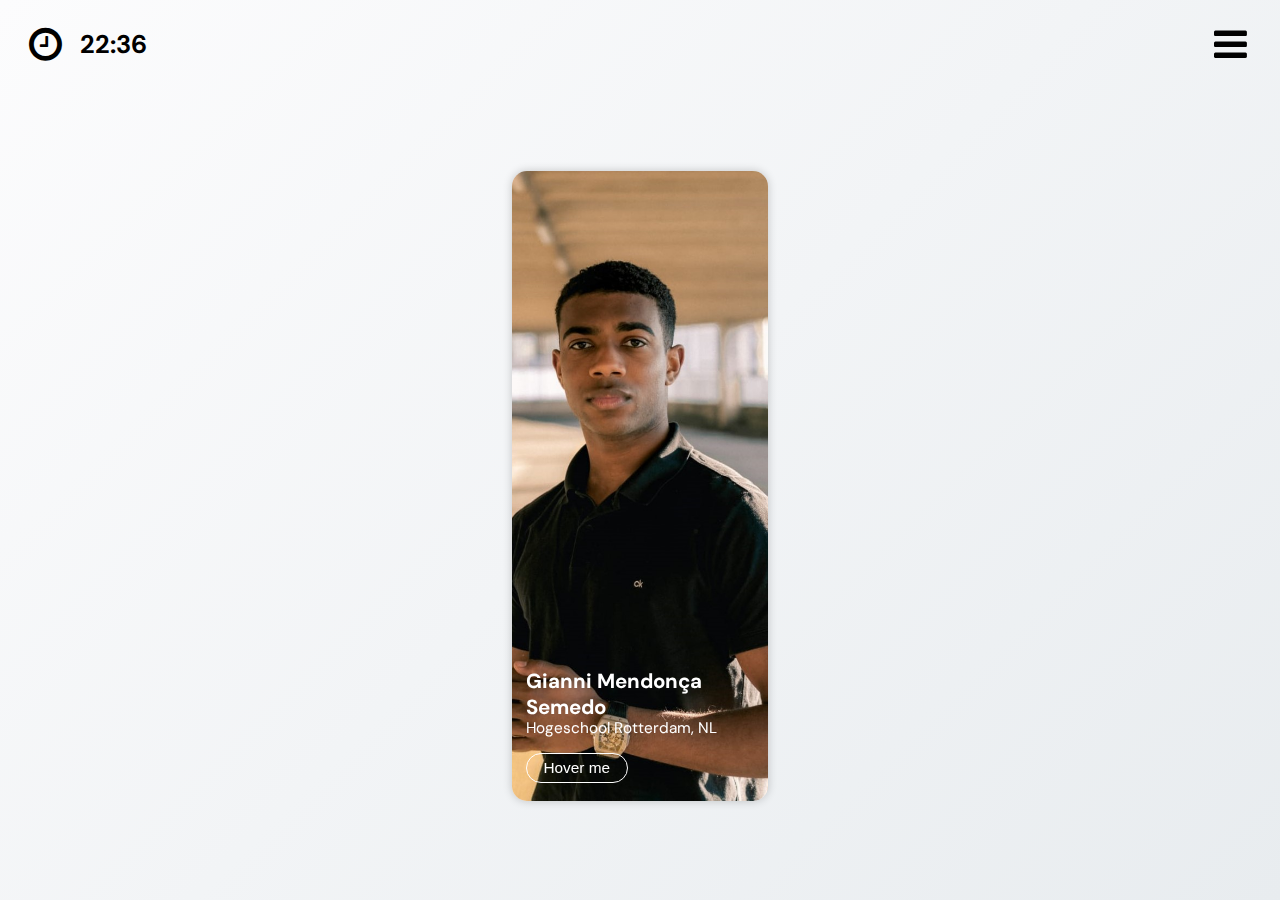
<file: index.html>
<!doctype html>
<html lang="en" xmlns="http://www.w3.org/1999/html">
<head>
    <meta charset="UTF-8">
    <meta name="viewport"
          content="width=device-width, user-scalable=no, initial-scale=1.0, maximum-scale=1.0, minimum-scale=1.0">
    <meta http-equiv="X-UA-Compatible" content="ie=edge">
    <meta name="description" content="This is my personal portfolio.">
    <meta property="og:site_name" content="Gianni MS">
    <meta property="og:title" content="Gianni MS">
    <meta property="og:type" content="website">
    <meta property="og:description" content="This is my personal portfolio.">
    <meta property="og:image" content="images/meta.jpg">
    <meta property="og:image:type" content="image/jpeg">
    <meta property="og:image:width" content="1200">
    <meta property="og:image:height" content="438">
    <meta property="og:url" content="https://giannims.com">
    <title>Gianni MS | Home</title>
    <link rel="icon" type="image/x-icon" href="/images/favicon.png">
    <link rel="stylesheet" href="style/index.css">
    <link href="https://fonts.googleapis.com/css2?family=Archivo+Black&family=DM+Sans:opsz,wght@9..40,300&display=swap"
          rel="stylesheet">
    <link rel="stylesheet" href="https://cdnjs.cloudflare.com/ajax/libs/font-awesome/4.7.0/css/font-awesome.min.css">
</head>
<body>
<main>
    <input type="checkbox" id="active" class="check">
    <label for="active" class="menuButton"><i class="fa fa-bars"></i></label>
    <nav class="navScreen">
        <ul class="menu">
            <li class="menuItem"><a href="index.html" class="menuItemText">Home</a></li>
            <li class="menuItem"><a href="projects.html" class="menuItemText">Projects</a></li>
            <li class="menuItem"><a href="skills.html" class="menuItemText">Skills</a></li>
        </ul>
    </nav>
    <section class="timeIcon">
        <i class="fa fa-clock-o" aria-hidden="true"></i>
    </section>
    <section class="realTime">
        <span id="time"></span>
        <!--        Js for time display-->
        <script>
            function updateClock() {
                // Get the current time in UTC
                let now = new Date();

                // Set Amsterdam time zone offset (+1)
                let amsterdamOffset = 60; // in minutes
                let amsterdamTime = new Date(now.getTime() + amsterdamOffset * 60000);

                // Adjust for one hour difference winter time
                amsterdamTime.setHours(amsterdamTime.getHours() - 1);

                // Format hours, minutes
                let hours = ('0' + amsterdamTime.getHours()).slice(-2);
                let minutes = ('0' + amsterdamTime.getMinutes()).slice(-2);

                // Display the time
                document.getElementById('time').textContent = hours + ':' + minutes;
            }

            // Update the clock every second
            setInterval(updateClock, 1000);

            // Initial call to display the clock immediately
            updateClock();
        </script>
    </section>
    <section class="container">
        <section class="card">
            <section class="cardInner">
                <section class="cardFront">
                    <section class="frontText">
                        <section class="frontTitle">Gianni Mendonça Semedo</section>
                        <p class="frontDesc">Hogeschool Rotterdam, NL</p>
                        <button class="frontButtonHov">Hover me</button>
                        <button class="frontButtonClick">Click me</button>
                    </section>
                    <img src="images/gianni.jpeg" class="coverCard">
                </section>
                <section class="cardBack">
                    <section class="backText">
                        <section class="backTitle">Gianni<span class="btSecond">.</span></section>
                        <p class="backDesc">
                            I’m a full-stack developer and coding enthusiast.
                            I’m a social person who likes a good talk, let’s chat!
                            <br>
                            <br>
                            Contact me at: <a href="mailto:giannims2002@gmail.com" class="mailLink">giannims2002@gmail.com</a>
                        </p>
                        <section class="backContact">
                            <a class="downloadCV" href="files/resume.pdf" download="Resume Gianni MS">
                                <button class="buttonCV">DOWNLOAD CV</button>
                            </a>
                            <section class="bcIcons">
                                <a href="https://www.linkedin.com/in/gianni-mendon%C3%A7a-semedo-447667234/"><img
                                        src="images/linkedin.png" class="bcIcon"></a>
                                <a href="https://github.com/GianniMS"><img src="images/github.png" class="bcIcon"></a>
                                <a href="https://www.youtube.com/channel/UCA3DGaSm6epEeLjND-SWd1A"><img
                                        src="images/youtube.png" class="bcIcon"></a>
                            </section>
                        </section>
                    </section>
                </section>
            </section>
        </section>
    </section>
</main>
</body>
</html>
</file>
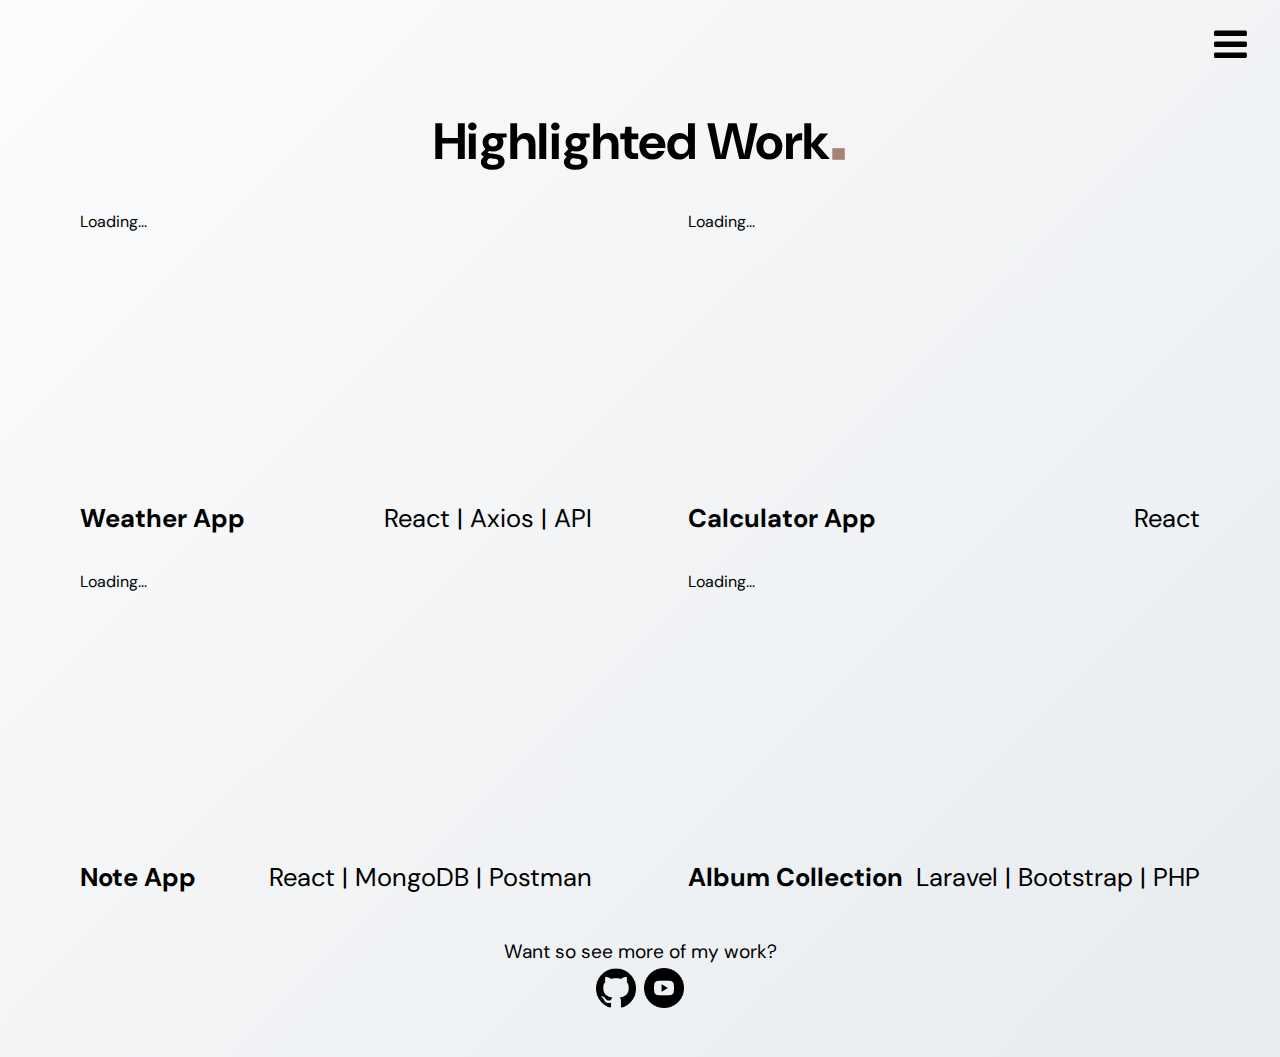
<file: projects.html>
<!doctype html>
<html lang="en" xmlns="http://www.w3.org/1999/html">
<head>
    <meta charset="UTF-8">
    <meta name="viewport"
          content="width=device-width, user-scalable=no, initial-scale=1.0, maximum-scale=1.0, minimum-scale=1.0">
    <meta http-equiv="X-UA-Compatible" content="ie=edge">
    <meta name="description" content="This is my personal portfolio.">
    <meta property="og:site_name" content="Gianni MS">
    <meta property="og:title" content="Gianni MS">
    <meta property="og:type" content="website">
    <meta property="og:description" content="This is my personal portfolio.">
    <meta property="og:image" content="images/meta.jpg">
    <meta property="og:image:type" content="image/jpeg">
    <meta property="og:image:width" content="1200">
    <meta property="og:image:height" content="438">
    <meta property="og:url" content="https://giannims.com">
    <title>Gianni MS | Projects</title>
    <link rel="icon" type="image/x-icon" href="/images/favicon.png">
    <link rel="stylesheet" href="style/projects.css">
    <link href="https://fonts.googleapis.com/css2?family=Archivo+Black&family=DM+Sans:opsz,wght@9..40,300&display=swap"
          rel="stylesheet">
    <link rel="stylesheet" href="https://cdnjs.cloudflare.com/ajax/libs/font-awesome/4.7.0/css/font-awesome.min.css">
</head>
<body>
<main>
    <input type="checkbox" id="active" class="check">
    <label for="active" class="menuButton"><i class="fa fa-bars"></i></label>
    <nav class="navScreen">
        <ul class="menu">
            <li class="menuItem"><a href="index.html" class="menuItemText">Home</a></li>
            <li class="menuItem"><a href="projects.html" class="menuItemText">Projects</a></li>
            <li class="menuItem"><a href="skills.html" class="menuItemText">Skills</a></li>
        </ul>
    </nav>
    <section class="container">
        <section class="contTitle">Highlighted Work<span class="btSecond">.</span></section>
        <section class="contentDisplay">
            <section class="contentGroup">
                <section class="content">
                    <section class="embed">
                        <section class="loading">Loading...</section>
                        <iframe src="https://www.youtube.com/embed/Bvjz6HSMib0?si=NCENOG7gKHhd0xKC"
                                title="YouTube video player" frameborder="0" allow="accelerometer;
                        autoplay; clipboard-write; encrypted-media; gyroscope; picture-in-picture; web-share"
                                allowfullscreen></iframe>
                    </section>
                    <section class="contentDesc">
                        <span class="contentTitle">Weather App</span>
                        <span class="contentAtt">React | Axios | API</span>
                    </section>
                </section>
                <section class="content">
                    <section class="embed">
                        <section class="loading">Loading...</section>
                        <iframe src="https://www.youtube.com/embed/NxaiCpN_bwU?si=6ORgiwRzmbehKCGG"
                                title="YouTube video player" frameborder="0" allow="accelerometer;
                         autoplay; clipboard-write; encrypted-media; gyroscope; picture-in-picture; web-share"
                                allowfullscreen></iframe>
                    </section>
                    <section class="contentDesc">
                        <span class="contentTitle">Calculator App</span>
                        <span class="contentAtt">React</span>
                    </section>
                </section>
            </section>
            <section class="contentGroup">
                <section class="content">
                    <section class="embed">
                        <section class="loading">Loading...</section>
                        <iframe src="https://www.youtube.com/embed/cBM-ws8lvkU?si=papELIMwigDXLuE_"
                                title="YouTube video player" frameborder="0" allow="accelerometer; autoplay; clipboard-write;
                      encrypted-media; gyroscope; picture-in-picture; web-share" allowfullscreen></iframe>
                    </section>
                    <section class="contentDesc">
                        <span class="contentTitle">Note App</span>
                        <span class="contentAtt">React | MongoDB | Postman</span>
                    </section>
                </section>
                <section class="content">
                    <section class="embed">
                        <section class="loading">Loading...</section>
                        <iframe src="https://www.youtube.com/embed/eQNFZHk-OPc?si=GzXYiFJDEqXoYpat"
                                title="YouTube video player" frameborder="0" allow="accelerometer; autoplay;
                         clipboard-write; encrypted-media; gyroscope; picture-in-picture; web-share"
                                allowfullscreen></iframe>
                    </section>
                    <section class="contentDesc">
                        <span class="contentTitle">Album Collection</span>
                        <span class="contentAtt">Laravel | Bootstrap | PHP</span>
                    </section>
                </section>
            </section>
        </section>
        <section class="textMore">Want so see more of my work?
            <section class="textLinks">
                <a href="https://github.com/GianniMS?tab=repositories" class="tmLink">
                    <section class="tmCover">
                        <img class="tmIcon" src="images/github.png">
                    </section>
                </a>
                <a href="https://www.youtube.com/playlist?list=PLayJ_dU8hcoKLcso7cGGTqpS4wyWnbVZr" class="tmLink">
                    <section class="tmCover">
                        <img class="tmIcon" src="images/youtube.png">
                    </section>
                </a>
            </section>
        </section>
    </section>
</main>
</body>
</html>
</file>
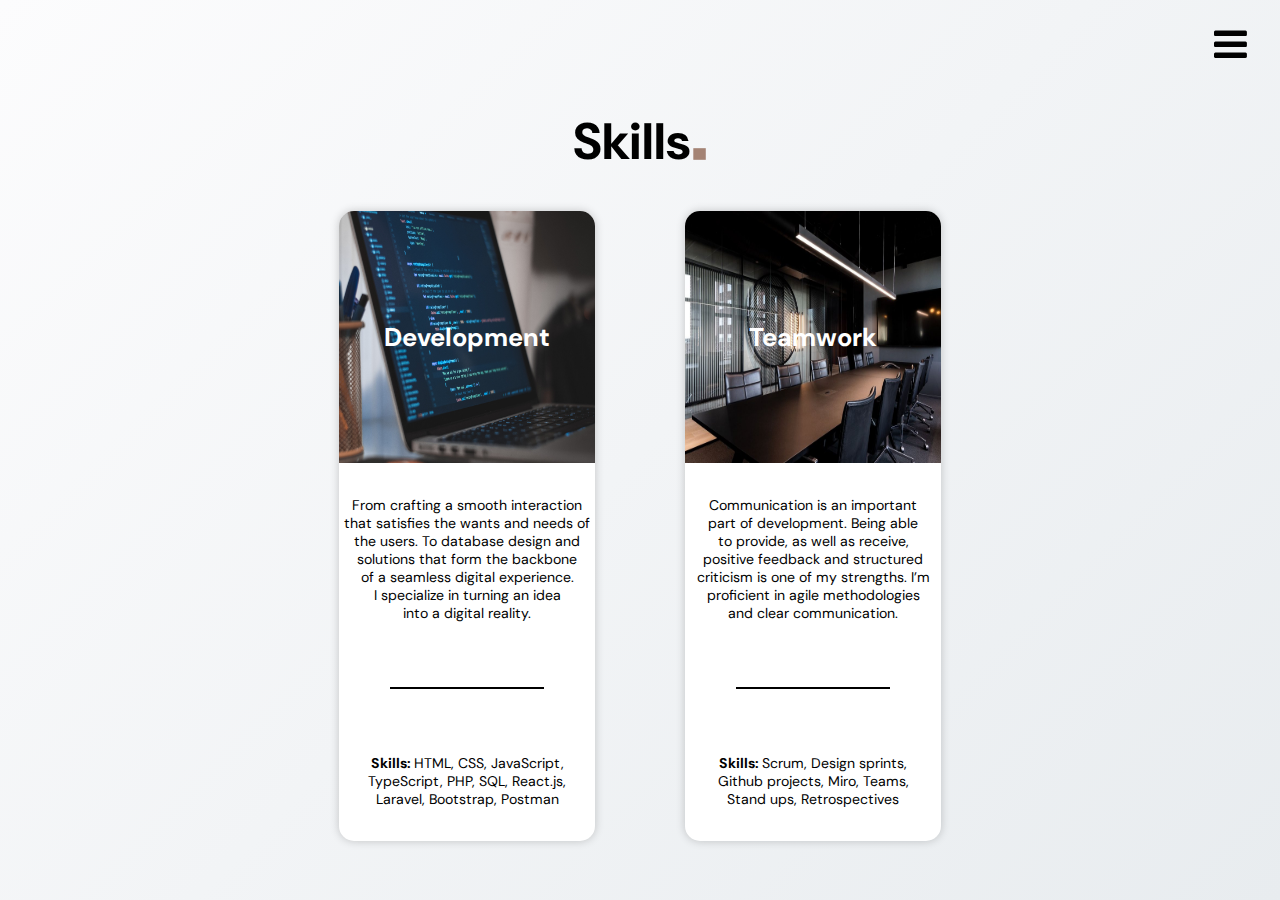
<file: skills.html>
<!doctype html>
<html lang="en" xmlns="http://www.w3.org/1999/html">
<head>
    <meta charset="UTF-8">
    <meta name="viewport"
          content="width=device-width, user-scalable=no, initial-scale=1.0, maximum-scale=1.0, minimum-scale=1.0">
    <meta http-equiv="X-UA-Compatible" content="ie=edge">
    <meta name="description" content="This is my personal portfolio.">
    <meta property="og:site_name" content="Gianni MS">
    <meta property="og:title" content="Gianni MS">
    <meta property="og:type" content="website">
    <meta property="og:description" content="This is my personal portfolio.">
    <meta property="og:image" content="images/meta.jpg">
    <meta property="og:image:type" content="image/jpeg">
    <meta property="og:image:width" content="1200">
    <meta property="og:image:height" content="438">
    <meta property="og:url" content="https://giannims.com">
    <title>Gianni MS | Projects</title>
    <link rel="icon" type="image/x-icon" href="/images/favicon.png">
    <link rel="stylesheet" href="style/skills.css">
    <link href="https://fonts.googleapis.com/css2?family=Archivo+Black&family=DM+Sans:opsz,wght@9..40,300&display=swap"
          rel="stylesheet">
    <link rel="stylesheet" href="https://cdnjs.cloudflare.com/ajax/libs/font-awesome/4.7.0/css/font-awesome.min.css">
</head>
<body>
<main>
    <input type="checkbox" id="active" class="check">
    <label for="active" class="menuButton"><i class="fa fa-bars"></i></label>
    <nav class="navScreen">
        <ul class="menu">
            <li class="menuItem"><a href="index.html" class="menuItemText">Home</a></li>
            <li class="menuItem"><a href="projects.html" class="menuItemText">Projects</a></li>
            <li class="menuItem"><a href="skills.html" class="menuItemText">Skills</a></li>
        </ul>
    </nav>
    <section class="container">
        <section class="contTitle">Skills<span class="btSecond">.</span></section>
        <section class="cover">
            <section class="skillCard">
                <section class="scTop">
                    <img class="topImage" src="images/development.jpg">
                    <span class="scTitle">Development</span>
                </section>
                <section class="scBottom">
                    <section class="scDesc">From crafting a smooth interaction <br>
                        that satisfies the wants and needs of the users.
                        To database design and solutions that form the backbone <br> of a seamless digital experience. <br>
                        I specialize in turning an idea <br> into a digital reality.
                    </section>
                    <section class="ltCover">
                        <section class="lineText"></section>
                    </section>
                    <section class="scSkills"><span class="scsBold">Skills: </span>HTML, CSS, JavaScript, <br>TypeScript,
                        PHP, SQL, React.js, <br> Laravel, Bootstrap, Postman
                    </section>
                </section>
            </section>
            <section class="skillCard">
                <section class="scTop">
                    <img class="topImage" src="images/teamwork.jpg">
                    <span class="scTitle">Teamwork</span>
                </section>
                <section class="scBottom">
                    <section class="scDesc">Communication is an important <br> part of development.
                        Being able <br> to provide, as well as receive, <br> positive feedback and structured criticism is
                        one of my strengths.
                        I’m <br> proficient in agile methodologies <br> and clear communication.
                    </section>
                    <section class="ltCover">
                        <section class="lineText"></section>
                    </section>
                    <section class="scSkills"><span class="scsBold">Skills: </span>Scrum, Design sprints, <br> Github
                        projects,
                        Miro, Teams, <br> Stand ups, Retrospectives
                    </section>
                </section>
            </section>
        </section>
    </section>
</main>
</body>
</html>
</file>
<file: style/index.css>
/* Default styles for all screen sizes */
* body {
    margin: 0;
    padding: 0;
    background: linear-gradient(135deg, #FCFCFD, #E8ECEF);
    font-family: 'DM Sans', sans-serif;
    overflow: hidden;
}

.btSecond {
    color: #A48374;
}

/* Small phones (up to 576px) */
@media only screen and (max-width: 576px) {

    * main {
        width: 100%;
        height: 100vh;
        overflow: hidden;
        display: flex;
        flex-direction: column;
    }

    .timeIcon {
        position: absolute;
        left: 20px;
        top: 20px;
        text-align: center;
        line-height: 50px;
        width: 50px;
        font-size: 8vw;
    }

    .realTime {
        position: absolute;
        left: 65px;
        top: 20px;
        text-align: center;
        line-height: 50px;
        font-size: 6vw;
        font-weight: bold;
    }

    .menuButton {
        z-index: 2;
        position: absolute;
        right: 20px;
        top: 20px;
        text-align: center;
        line-height: 50px;
        width: 50px;
        font-size: 8vw;
        cursor: pointer;
    }

    .check {
        display: none;
    }

    #active:checked ~ .navScreen {
        clip-path: circle(75%);
        background: rgba(232,236,239, 0.23);
        backdrop-filter: blur(9px);
        -webkit-backdrop-filter: blur(9px);
    }

    #active:checked ~ .menuButton {

    }

    #active:checked ~ .menuButton i:before {
        content: "\f00d";
    }

    .navScreen {
        position: fixed;
        height: 100%;
        width: 100%;
        display: flex;
        clip-path: circle(25px at calc(100% - 45px) 45px);
        transition: all 0.4s ease-in-out;
        z-index: 1;
    }

    .menu {
        display: flex;
        padding: 0;
        margin-left: auto;
        margin-right: auto;
        flex-direction: column;
        justify-content: center;
        align-items: center;
        list-style: none;
    }

    .menuItem {
        padding: 10px;
    }

    .menuItemText {
        text-decoration: none;
        font-weight: bold;
        color: black;
        font-size: 15vw;
    }

    .container {
        height: 100vh;
        display: flex;
        flex-direction: column;
        justify-content: center;
        align-items: center;

    }

    /* Card elements */
    .card {
        width: 80%;
        height: 60vh;

        border-radius: 15px;
        perspective: 1000px;
    }

    .card:hover .cardInner {
        transform: rotateY(180deg);
    }

    .cardInner {
        width: 100%;
        height: 100%;
        position: relative;

        transition: transform 1s;
        transform-style: preserve-3d;

        border-radius: 15px;
        box-shadow: 0 0 10px rgba(0, 0, 0, 0.2);
    }

    .cardFront {
        width: 100%;
        height: 100%;
        border-radius: 15px;

        position: absolute;
        backface-visibility: hidden;

        display: flex;
        flex-direction: column;
        justify-content: flex-end;
    }

    .coverCard {
        width: 100%;
        height: 60vh;

        object-fit: cover;
        border-radius: 15px;

        display: block;
    }

    .frontText {
        position: absolute;
        display: flex;
        flex-direction: column;
        justify-content: flex-end;

        width: 80%;

        padding: 2vh 1.5vh;
    }

    .frontTitle {
        font-weight: bold;
        color: white;
        font-size: 6vw;

        margin-bottom: -2vh;
    }

    .frontDesc {
        color: white;
        font-size: 5vw;
    }

    .frontButtonHov {
        display: none;
    }

    .frontButtonClick {
        width: 30vw;
        border: solid 1px white;
        background: transparent;
        border-radius: 50px;
        padding: 5px;

        cursor: pointer;

        font-size: 5vw;
        color: white;
    }

    .cardBack {
        width: 100%;
        height: 100%;
        border-radius: 15px;

        backface-visibility: hidden;
        position: absolute;

        background: white;
        color: black;

        transform: rotateY(180deg);
    }

    .backText {
        padding: 2vh 4vh;
        height: 60vh;

        display: flex;
        flex-direction: column;
        justify-content: space-evenly;
    }

    .backTitle {
        color: black;
        font-weight: bold;
        font-family: 'Archivo Black', sans-serif;
        font-size: 13vw;
    }

    .backDesc {
        display: flex;
        flex-direction: column;

        text-align: start;
        font-size: 5vw;
    }

    .mailLink {
        text-decoration: underline;
        font-weight: bold;
        color: black;
    }

    .backContact {
        display: flex;
        flex-direction: column;
        justify-content: center;
        align-items: center;
    }

    .bcIcons {
        margin-top: 2vh;
        display: flex;
        justify-content: center;
        flex-direction: row;
    }

    .bcIcon {
        padding: 5px;
        width: 4vh;
        height: 4vh;
    }

    .downloadCV {

    }

    .buttonCV {
        text-decoration: none;
        font-weight: bold;
        font-size: 4vw;
        width: 100%;
        cursor: pointer;

        color: white;
        background-image: linear-gradient(to left, #313131, black, #313131);

        padding: 10px;

        border-radius: 50px;
        box-shadow: 0 0 10px rgba(0, 0, 0, 0.2);
    }

    .bcIcons {

    }

}

/* Tablets/iPads (577px to 768px) */
@media only screen and (min-width: 577px) and (max-width: 768px) {
    * main {
        width: 100%;
        height: 100vh;
        overflow: hidden;
        display: flex;
        flex-direction: column;
    }

    .timeIcon {
        position: absolute;
        left: 20px;
        top: 20px;
        text-align: center;
        line-height: 50px;
        width: 50px;
        font-size: 8vw;
    }

    .realTime {
        position: absolute;
        left: 85px;
        top: 25px;
        text-align: center;
        line-height: 50px;
        font-size: 6vw;
        font-weight: bold;
    }

    .menuButton {
        z-index: 2;
        position: absolute;
        right: 20px;
        top: 20px;
        text-align: center;
        line-height: 50px;
        width: 50px;
        font-size: 8vw;
        cursor: pointer;
    }

    .check {
        display: none;
    }

    #active:checked ~ .navScreen {
        clip-path: circle(75%);
        background: rgba(232,236,239, 0.23);
        backdrop-filter: blur(9px);
        -webkit-backdrop-filter: blur(9px);
    }

    #active:checked ~ .menuButton {

    }

    #active:checked ~ .menuButton i:before {
        content: "\f00d";
    }

    .navScreen {
        position: fixed;
        height: 100%;
        width: 100%;
        display: flex;
        clip-path: circle(25px at calc(100% - 45px) 45px);
        transition: all 0.4s ease-in-out;
        z-index: 1;
    }

    .menu {
        display: flex;
        padding: 0;
        margin-left: auto;
        margin-right: auto;
        flex-direction: column;
        justify-content: center;
        align-items: center;
        list-style: none;
    }

    .menuItem {
        padding: 10px;
    }

    .menuItemText {
        text-decoration: none;
        font-weight: bold;
        color: black;
        font-size: 12vw;
    }

    .container {
        width: 100%;
        height: 100vh;

        display: flex;
        flex-direction: column;
        justify-content: center;
        align-items: center;
    }

    .card {
        width: 50%;
        height: 60vh;

        border-radius: 15px;
        perspective: 1000px;
    }

    .card:hover .cardInner {
        transform: rotateY(180deg);
    }

    .cardInner {
        width: 100%;
        height: 100%;
        position: relative;

        transition: transform 1s;
        transform-style: preserve-3d;

        border-radius: 15px;
        box-shadow: 0 0 10px rgba(0, 0, 0, 0.2);
    }

    .cardFront {
        width: 100%;
        height: 100%;
        border-radius: 15px;

        position: absolute;
        backface-visibility: hidden;

        display: flex;
        flex-direction: column;
        justify-content: flex-end;
    }

    .coverCard {
        width: 100%;
        height: 60vh;

        object-fit: cover;
        border-radius: 15px;

        display: block;
    }

    .frontText {
        position: absolute;
        display: flex;
        flex-direction: column;
        justify-content: flex-end;

        width: 80%;

        padding: 2vh 1.5vh;
    }

    .frontTitle {
        font-weight: bold;
        color: white;
        font-size: 4vw;

        margin-bottom: -2vh;
    }

    .frontDesc {
        color: white;
        font-size: 3vw;
    }

    .frontButtonHov {
        display: none;
    }

    .frontButtonClick {
        width: 30vw;
        border: solid 1px white;
        background: transparent;
        border-radius: 50px;
        padding: 5px;

        cursor: pointer;

        font-size: 5vw;
        color: white;
    }

    .cardBack {
        width: 100%;
        height: 100%;
        border-radius: 15px;

        backface-visibility: hidden;
        position: absolute;

        background: white;
        color: black;

        transform: rotateY(180deg);
    }

    .backText {
        padding: 2vh 4vh;
        height: 60vh;

        display: flex;
        flex-direction: column;
        justify-content: space-evenly;
    }

    .backTitle {
        color: black;
        font-weight: bold;
        font-family: 'Archivo Black', sans-serif;
        font-size: 7vw;
    }

    .backDesc {
        display: flex;
        flex-direction: column;

        text-align: start;
        font-size: 3vw;
    }

    .mailLink {
        text-decoration: underline;
        font-weight: bold;
        color: black;
    }

    .backContact {
        display: flex;
        flex-direction: column;
        justify-content: center;
        align-items: center;
    }

    .bcIcons {
        margin-top: 2vh;
        display: flex;
        justify-content: center;
        flex-direction: row;
    }

    .bcIcon {
        padding: 5px;
        width: 4vh;
        height: 4vh;
    }

    .buttonCV {
        text-decoration: none;
        font-weight: bold;
        font-size: 2vw;
        width: 100%;
        cursor: pointer;

        color: white;
        background-image: linear-gradient(to left, #313131, black, #313131);

        padding: 10px;

        border-radius: 50px;
        box-shadow: 0 0 10px rgba(0, 0, 0, 0.2);
    }

    .bcIcons {

    }

}

/* Bigger phones (769px to 992px) */
@media only screen and (min-width: 769px) and (max-width: 992px) {

    * main {
        width: 100%;
        height: 100vh;
        overflow: hidden;
        display: flex;
        flex-direction: column;
    }

    .timeIcon {
        position: absolute;
        left: 20px;
        top: 20px;
        text-align: center;
        line-height: 50px;
        width: 50px;
        font-size: 8vw;
    }

    .realTime {
        position: absolute;
        left: 85px;
        top: 25px;
        text-align: center;
        line-height: 50px;
        font-size: 6vw;
        font-weight: bold;
    }

    .menuButton {
        z-index: 2;
        position: absolute;
        right: 20px;
        top: 20px;
        text-align: center;
        line-height: 50px;
        width: 50px;
        font-size: 8vw;
        cursor: pointer;
    }

    .check {
        display: none;
    }

    #active:checked ~ .navScreen {
        clip-path: circle(75%);
        background: rgba(232,236,239, 0.23);
        backdrop-filter: blur(9px);
        -webkit-backdrop-filter: blur(9px);
    }

    #active:checked ~ .menuButton {

    }

    #active:checked ~ .menuButton i:before {
        content: "\f00d";
    }

    .navScreen {
        position: fixed;
        height: 100%;
        width: 100%;
        display: flex;
        clip-path: circle(25px at calc(100% - 45px) 45px);
        transition: all 0.4s ease-in-out;
        z-index: 1;
    }

    .menu {
        display: flex;
        padding: 0;
        margin-left: auto;
        margin-right: auto;
        flex-direction: column;
        justify-content: center;
        align-items: center;
        list-style: none;
    }

    .menuItem {
        padding: 10px;
    }

    .menuItemText {
        text-decoration: none;
        font-weight: bold;
        color: black;
        font-size: 12vw;
    }


    .container {
        width: 100%;
        height: 100vh;

        display: flex;
        flex-direction: column;
        justify-content: center;
        align-items: center;
    }

    .card {
        width: 50%;
        height: 60vh;

        border-radius: 15px;
        perspective: 1000px;
    }

    .card:hover .cardInner {
        transform: rotateY(180deg);
    }

    .cardInner {
        width: 100%;
        height: 100%;
        position: relative;

        transition: transform 1s;
        transform-style: preserve-3d;

        border-radius: 15px;
        box-shadow: 0 0 10px rgba(0, 0, 0, 0.2);
    }

    .cardFront {
        width: 100%;
        height: 100%;
        border-radius: 15px;

        position: absolute;
        backface-visibility: hidden;

        display: flex;
        flex-direction: column;
        justify-content: flex-end;
    }

    .coverCard {
        width: 100%;
        height: 60vh;

        object-fit: cover;
        border-radius: 15px;

        display: block;
    }

    .frontText {
        position: absolute;
        display: flex;
        flex-direction: column;
        justify-content: flex-end;

        width: 80%;

        padding: 2vh 1.5vh;
    }

    .frontTitle {
        font-weight: bold;
        color: white;
        font-size: 4vw;

        margin-bottom: -2vh;
    }

    .frontDesc {
        color: white;
        font-size: 3vw;
    }

    .frontButtonHov {
        display: none;
    }

    .frontButtonClick {
        width: 30vw;
        border: solid 1px white;
        background: transparent;
        border-radius: 50px;
        padding: 5px;

        cursor: pointer;

        font-size: 5vw;
        color: white;
    }

    .cardBack {
        width: 100%;
        height: 100%;
        border-radius: 15px;

        backface-visibility: hidden;
        position: absolute;

        background: white;
        color: black;

        transform: rotateY(180deg);
    }

    .backText {
        padding: 2vh 4vh;
        height: 60vh;

        display: flex;
        flex-direction: column;
        justify-content: space-evenly;
    }

    .backTitle {
        color: black;
        font-weight: bold;
        font-family: 'Archivo Black', sans-serif;
        font-size: 5vw;
    }

    .backDesc {
        display: flex;
        flex-direction: column;

        text-align: start;
        font-size: 3vw;
    }

    .mailLink {
        text-decoration: underline;
        font-weight: bold;
        color: black;
    }

    .backContact {
        display: flex;
        flex-direction: column;
        justify-content: center;
        align-items: center;
    }

    .bcIcons {
        margin-top: 2vh;
        display: flex;
        justify-content: center;
        flex-direction: row;
    }

    .bcIcon {
        padding: 5px;
        width: 4vh;
        height: 4vh;
    }

    .buttonCV {
        text-decoration: none;
        font-weight: bold;
        font-size: 2vw;
        cursor: pointer;
        width: 100%;

        color: white;
        background: black;

        padding: 10px;
        border-radius: 50px;
        box-shadow: 0 0 10px rgba(0, 0, 0, 0.2);
    }

    .bcIcons {

    }
}

/* Desktops (993px and above) */
@media only screen and (min-width: 993px) {
    * main {
        width: 100%;
        height: 100vh;
        overflow: hidden;
    }

    .timeIcon {
        position: absolute;
        left: 20px;
        top: 20px;
        text-align: center;
        line-height: 50px;
        width: 50px;
        font-size: 3vw;
    }

    .realTime {
        position: absolute;
        left: 80px;
        top: 20px;
        text-align: center;
        line-height: 50px;
        font-size: 2vw;
        font-weight: bold;
    }

    .menuButton {
        z-index: 2;
        position: absolute;
        right: 25px;
        top: 20px;
        text-align: center;
        line-height: 50px;
        width: 50px;
        font-size: 3vw;
        cursor: pointer;
    }

    .check {
        display: none;
    }

    #active:checked ~ .navScreen {
        clip-path: circle(75%);
        background: rgba(232,236,239, 0.23);
        backdrop-filter: blur(9px);
        -webkit-backdrop-filter: blur(9px);
    }

    #active:checked ~ .menuButton {

    }

    #active:checked ~ .menuButton i:before {
        content: "\f00d";
    }

    .navScreen {
        position: fixed;
        height: 100%;
        width: 100%;
        display: flex;
        clip-path: circle(25px at calc(100% - 45px) 45px);
        transition: all 0.4s ease-in-out;
        z-index: 1;
    }

    .menu {
        display: flex;
        padding: 0;
        margin-left: auto;
        margin-right: auto;
        flex-direction: column;
        justify-content: center;
        align-items: center;
        list-style: none;
    }

    .menuItem {
        padding: 10px;
    }

    .menuItemText {
        text-decoration: none;
        font-weight: bold;
        color: black;
        font-size: 5vw;
    }

    .container {
        height: 100vh;
        display: flex;
        flex-direction: column;
        justify-content: center;
        align-items: center;
        margin-top: 4vh;
    }

    .card {
        width: 20%;
        height: 70vh;

        border-radius: 15px;
        perspective: 1000px;
    }

    .card:hover .cardInner {
        transform: rotateY(180deg);
    }

    .cardInner {
        width: 100%;
        height: 100%;
        position: relative;

        transition: transform 1s;
        transform-style: preserve-3d;

        border-radius: 15px;
        box-shadow: 0 0 10px rgba(0, 0, 0, 0.2);
    }

    .cardFront {
        width: 100%;
        height: 100%;
        border-radius: 15px;

        position: absolute;
        backface-visibility: hidden;

        display: flex;
        flex-direction: column;
        justify-content: flex-end;
    }

    .coverCard {
        width: 100%;
        height: 70vh;

        object-fit: cover;
        border-radius: 15px;

        display: block;
    }

    .frontText {
        position: absolute;
        display: flex;
        flex-direction: column;
        justify-content: flex-end;

        padding: 2vh 1.5vh;
    }

    .frontTitle {
        font-weight: bold;
        color: white;
        font-size: 1.6vw;

        margin-bottom: -2vh;
    }

    .frontDesc {
        color: white;
        font-size: 1.2vw;
    }

    .frontButtonHov {
        width: 8vw;
        border: solid 1px white;
        background: transparent;
        border-radius: 50px;
        padding: 5px;

        cursor: pointer;

        font-size: 1.2vw;
        color: white;
    }

    .frontButtonClick {
        display: none;
    }

    .cardBack {
        width: 100%;
        height: 100%;
        border-radius: 15px;

        backface-visibility: hidden;
        position: absolute;

        background: white;
        color: black;

        transform: rotateY(180deg);
    }

    .backText {
        padding: 2vh 4vh;
        height: 70vh;

        display: flex;
        flex-direction: column;
        justify-content: space-evenly;
    }

    .backTitle {
        color: black;
        font-weight: bold;
        font-family: 'Archivo Black', sans-serif;
        font-size: 3vw;
    }

    .backDesc {
        display: flex;
        flex-direction: column;

        text-align: start;
        font-size: 1.2vw;
    }

    .mailLink {
        text-decoration: underline;
        font-weight: bold;
        color: black;
    }

    .backContact {
        display: flex;
        flex-direction: column;
        justify-content: center;
        align-items: center;
    }

    .bcIcons {
        margin-top: 2vh;
        display: flex;
        justify-content: center;
        flex-direction: row;
    }

    .bcIcon {
        padding: 6px;
        width: 4vh;
        height: 4vh;
    }

    .buttonCV {
        text-decoration: none;
        font-weight: bold;
        font-size: 1vw;
        width: 100%;
        cursor: pointer;

        text-transform: uppercase;
        color: white;
        background: black;
        border-radius: 50px;

        padding: 10px;

        box-shadow: 0 0 10px rgba(0, 0, 0, 0.2);
    }

    .bcIcons {

    }
}
</file>
<file: style/projects.css>
/*General elements*/
* body {
    margin: 0;
    padding: 0;
    overflow: auto;
    font-family: 'DM Sans', sans-serif;
    background: linear-gradient(135deg, #FCFCFD, #E8ECEF);
}

.btSecond {
    color: #A48374;
    font-family: 'Archivo Black', sans-serif;
}

/* Fonts: font-family: 'DM Sans', sans-serif; font-family: 'Archivo Black', sans-serif; */


/* Default styles for all screen sizes */
/* Color palette: #faf6f0 #f4dfc8 #000000 #8c6655 */

/* Small phones (up to 576px) */
@media only screen and (max-width: 576px) {

    * main {
        width: 100%;
        overflow: hidden;
        display: flex;
        flex-direction: column;
        align-items: center;
    }

    .menuButton {
        z-index: 4;
        position: fixed;
        right: 20px;
        top: 20px;
        text-align: center;
        line-height: 50px;
        width: 50px;
        font-size: 8vw;
        cursor: pointer;
    }

    .check {
        display: none;
    }

    #active:checked ~ .navScreen {
        clip-path: circle(75%);
        background: rgba(232, 236, 239, 0.23);
        backdrop-filter: blur(9px);
        -webkit-backdrop-filter: blur(9px);
    }

    #active:checked ~ .menuButton {

    }

    #active:checked ~ .menuButton i:before {
        content: "\f00d";
    }

    .navScreen {
        position: fixed;
        height: 100%;
        width: 100%;
        display: flex;
        clip-path: circle(25px at calc(100% - 45px) 45px);
        transition: all 0.4s ease-in-out;
        z-index: 3;
    }

    .menu {
        display: flex;
        padding: 0;
        margin-left: auto;
        margin-right: auto;
        flex-direction: column;
        justify-content: center;
        align-items: center;
        list-style: none;
    }

    .menuItem {
        padding: 10px;
    }

    .menuItemText {
        text-decoration: none;
        font-weight: bold;
        color: black;
        font-size: 15vw;
    }

    .container {
        display: flex;
        flex-direction: column;
        align-items: center;
        margin-top: 12vh;
    }

    .contTitle {
        font-weight: bold;
        font-size: 8vw;
    }

    .contentDisplay {
    }

    .contentGroup {
        display: flex;
        flex-direction: column;
    }

    .content {
        margin-top: 4vh;
    }

    .embed {
        width: 80vw;
        height: 0;
        padding-bottom: 55%;

        position: relative;
    }


    .loading {
        z-index: -2;
        position: absolute;
    }

    * iframe {
        position: absolute;
        width: 100%;
        height: 100%;
    }

    .contentDesc {
        display: flex;
        justify-content: space-between;
        margin-top: 1vh;
    }

    .contentTitle {
        font-size: 4vw;
        font-weight: bold;
    }

    .contentAtt {
        font-size: 4vw;
    }

    .textMore {
        margin-top: 5vh;
        margin-bottom: 5vh;
        font-size: 4vw;
        display: flex;
        flex-direction: column;
        align-items: center;
    }

    .textLinks {
        display: flex;
        flex-direction: row;
    }

    .tmLink {

    }

    .tmCover {
        margin: 3px;
        width: 30px;
        height: 30px;
    }

    .tmIcon {
        width: 100%;
        height: 100%;
    }
}

/* Tablets/iPads (577px to 768px) */
@media only screen and (min-width: 577px) and (max-width: 768px) {
    * main {
        width: 100%;
        overflow: hidden;
        display: flex;
        flex-direction: column;
        align-items: center;
    }

    .menuButton {
        z-index: 4;
        position: fixed;
        right: 20px;
        top: 20px;
        text-align: center;
        line-height: 50px;
        width: 50px;
        font-size: 8vw;
        cursor: pointer;
    }

    .check {
        display: none;
    }

    #active:checked ~ .navScreen {
        clip-path: circle(75%);
        background: rgba(232, 236, 239, 0.23);
        backdrop-filter: blur(9px);
        -webkit-backdrop-filter: blur(9px);
    }

    #active:checked ~ .menuButton {

    }

    #active:checked ~ .menuButton i:before {
        content: "\f00d";
    }

    .navScreen {
        position: fixed;
        height: 100%;
        width: 100%;
        display: flex;
        clip-path: circle(25px at calc(100% - 45px) 45px);
        transition: all 0.4s ease-in-out;
        z-index: 3;
    }

    .menu {
        display: flex;
        padding: 0;
        margin-left: auto;
        margin-right: auto;
        flex-direction: column;
        justify-content: center;
        align-items: center;
        list-style: none;
    }

    .menuItem {
        padding: 10px;
    }

    .menuItemText {
        text-decoration: none;
        font-weight: bold;
        color: black;
        font-size: 12vw;
    }

    .container {
        display: flex;
        flex-direction: column;
        align-items: center;
        margin-top: 12vh;
    }

    .contTitle {
        font-weight: bold;
        font-size: 8vw;
    }

    .contentDisplay {
    }

    .contentGroup {
        display: flex;
        flex-direction: column;
    }

    .content {
        margin-top: 4vh;
        width: 80vw;
    }

    .embed {
        width: 80vw;
        height: 0;
        padding-bottom: 55%;

        position: relative;
    }

    .loading {
        z-index: -2;
        position: absolute;
    }

    * iframe {
        position: absolute;
        width: 100%;
        height: 100%;
    }

    .contentDesc {
        margin-top: 1vh;
        display: flex;
        justify-content: space-between;
    }

    .contentTitle {
        font-size: 4vw;
        font-weight: bold;
    }

    .contentAtt {
        font-size: 4vw;
    }

    .textMore {
        margin-top: 5vh;
        margin-bottom: 5vh;
        font-size: 4vw;
        display: flex;
        flex-direction: column;
        align-items: center;
    }

    .textLinks {
        display: flex;
        flex-direction: row;
    }

    .tmLink {

    }

    .tmCover {
        margin: 5px;
        width: 50px;
        height: 50px;
    }

    .tmIcon {
        width: 100%;
        height: 100%;
    }
}

/* Bigger phones (769px to 992px) */
@media only screen and (min-width: 769px) and (max-width: 992px) {

    * main {
        width: 100%;
        overflow: hidden;
        display: flex;
        flex-direction: column;
    }

    .menuButton {
        z-index: 4;
        position: fixed;
        right: 20px;
        top: 20px;
        text-align: center;
        line-height: 50px;
        width: 50px;
        font-size: 8vw;
        cursor: pointer;
    }

    .check {
        display: none;
    }

    #active:checked ~ .navScreen {
        clip-path: circle(75%);
        background: rgba(232, 236, 239, 0.23);
        backdrop-filter: blur(9px);
        -webkit-backdrop-filter: blur(9px);
    }

    #active:checked ~ .menuButton {

    }

    #active:checked ~ .menuButton i:before {
        content: "\f00d";
    }

    .navScreen {
        position: fixed;
        height: 100%;
        width: 100%;
        display: flex;
        clip-path: circle(25px at calc(100% - 45px) 45px);
        transition: all 0.4s ease-in-out;
        z-index: 3;
    }

    .menu {
        display: flex;
        padding: 0;
        margin-left: auto;
        margin-right: auto;
        flex-direction: column;
        justify-content: center;
        align-items: center;
        list-style: none;
    }

    .menuItem {
        padding: 10px;
    }

    .menuItemText {
        text-decoration: none;
        font-weight: bold;
        color: black;
        font-size: 12vw;
    }

    .container {
        display: flex;
        flex-direction: column;
        align-items: center;
        margin-top: 12vh;
    }

    .contTitle {
        font-weight: bold;
        font-size: 8vw;
    }

    .contentDisplay {
    }

    .contentGroup {
        display: flex;
        flex-direction: column;
    }

    .content {
        margin-top: 4vh;
        width: 80vw;
    }

    .embed {
        width: 80vw;
        height: 0;
        padding-bottom: 55%;

        position: relative;
    }


    .loading {
        z-index: -2;
        position: absolute;
    }

    * iframe {
        position: absolute;
        width: 100%;
        height: 100%;
    }

    .contentDesc {
        margin-top: 1vh;
        display: flex;
        justify-content: space-between;
    }

    .contentTitle {
        font-size: 4vw;
        font-weight: bold;
    }

    .contentAtt {
        font-size: 4vw;
    }

    .textMore {
        margin-top: 5vh;
        margin-bottom: 5vh;
        font-size: 4vw;
        display: flex;
        flex-direction: column;
        align-items: center;
    }

    .textLinks {
        display: flex;
        flex-direction: row;
    }

    .tmLink {

    }

    .tmCover {
        margin: 5px;
        width: 50px;
        height: 50px;
    }

    .tmIcon {
        width: 100%;
        height: 100%;
    }
}


/* Desktops (993px and above) */
@media only screen and (min-width: 993px) {
    * main {
        width: 100%;
        overflow: hidden;
        margin-top: 0;
    }

    .menuButton {
        z-index: 4;
        position: fixed;
        right: 25px;
        top: 20px;
        text-align: center;
        line-height: 50px;
        width: 50px;
        font-size: 3vw;
        cursor: pointer;
    }

    .check {
        display: none;
    }

    #active:checked ~ .navScreen {
        clip-path: circle(75%);
        background: rgba(232, 236, 239, 0.23);
        backdrop-filter: blur(9px);
        -webkit-backdrop-filter: blur(9px);
    }

    #active:checked ~ .menuButton {

    }

    #active:checked ~ .menuButton i:before {
        content: "\f00d";
    }

    .navScreen {
        position: fixed;
        height: 100%;
        width: 100%;
        display: flex;
        overflow: hidden;
        clip-path: circle(25px at calc(100% - 45px) 45px);
        transition: all 0.4s ease-in-out;
        z-index: 3;
    }

    .menu {
        display: flex;
        padding: 0;
        margin-left: auto;
        margin-right: auto;
        flex-direction: column;
        justify-content: center;
        align-items: center;
        list-style: none;
    }

    .menuItem {
        padding: 10px;
    }

    .menuItemText {
        text-decoration: none;
        font-weight: bold;
        color: black;
        font-size: 5vw;
    }

    .container {
        display: flex;
        flex-direction: column;
        align-items: center;
        margin-top: 12vh;
    }

    .contTitle {
        font-weight: bold;
        font-size: 4vw;
    }

    .contentDisplay {
        width: 95vw;
    }

    .contentGroup {
        display: flex;
        flex-direction: row;
        justify-content: space-around;
    }

    .content {
        margin-top: 4vh;
        width: 40vw;
    }

    .embed {
        width: 40vw;
        height: 0;
        padding-bottom: 55%;
        position: relative;
    }

    .loading {
        z-index: -2;
        position: absolute;
    }

    * iframe {
        position: absolute;
        width: 100%;
        height: 100%;
    }

    .contentDesc {
        margin-top: 1vh;
        display: flex;
        justify-content: space-between;
    }

    .contentTitle {
        font-size: 2vw;
        font-weight: bold;
    }

    .contentAtt {
        font-size: 2vw;
    }

    .textMore {
        margin-top: 5vh;
        margin-bottom: 5vh;
        font-size: 1.5vw;
        display: flex;
        flex-direction: column;
        align-items: center;
    }

    .textLinks {
        display: flex;
        flex-direction: row;
    }

    .tmLink {

    }

    .tmCover {
        margin: 4px;
        width: 40px;
        height: 40px;
    }

    .tmIcon {
        width: 100%;
        height: 100%;
    }
}
</file>
<file: style/skills.css>
/*General elements*/
* body {
    margin: 0;
    padding: 0;
    overflow: auto;
    font-family: 'DM Sans', sans-serif;
    background: linear-gradient(135deg, #FCFCFD, #E8ECEF);
}

.btSecond {
    color: #A48374;
    font-family: 'Archivo Black', sans-serif;
}

/* Small phones (up to 576px) */
@media only screen and (max-width: 576px) {

    * main {
        width: 100%;
        overflow: auto;
        display: flex;
        flex-direction: column;
        align-items: center;
    }

    .menuButton {
        z-index: 2;
        position: fixed;
        right: 20px;
        top: 20px;
        text-align: center;
        line-height: 50px;
        width: 50px;
        font-size: 8vw;
        cursor: pointer;
    }

    .check {
        display: none;
    }

    #active:checked ~ .navScreen {
        clip-path: circle(75%);
        background: rgba(232,236,239, 0.23);
        backdrop-filter: blur(9px);
        -webkit-backdrop-filter: blur(9px);
    }

    #active:checked ~ .menuButton {

    }

    #active:checked ~ .menuButton i:before {
        content: "\f00d";
    }

    .navScreen {
        position: fixed;
        height: 100%;
        width: 100%;
        display: flex;
        clip-path: circle(25px at calc(100% - 45px) 45px);
        transition: all 0.4s ease-in-out;
        z-index: 1;
    }

    .menu {
        display: flex;
        padding: 0;
        margin-left: auto;
        margin-right: auto;
        flex-direction: column;
        justify-content: center;
        align-items: center;
        list-style: none;
    }

    .menuItem {
        padding: 10px;
    }

    .menuItemText {
        text-decoration: none;
        font-weight: bold;
        color: black;
        font-size: 15vw;
    }

    .container {
        display: flex;
        flex-direction: column;
        align-items: center;
        margin-top: 12vh;
        width: 100%;
    }

    .cover {
        display: flex;
        flex-direction: column;
        justify-content: center;
        align-items: center;
    }

    .contTitle {
        font-weight: bold;
        font-size: 8vw;
        margin-bottom: 4vh;
    }

    .skillCard {
        margin-bottom: 5vh;
        width: 80%;
        height: 70vh;
        background-color: white;
        border-radius: 15px;
        box-shadow: 0 0 10px rgba(0, 0, 0, 0.2);
    }

    .scTop {
        height: 40%;
        border-top-right-radius: 15px;
        border-top-left-radius: 15px;
        display: flex;
        align-items: center;
        justify-content: center;
    }

    .topImage {
        width: 100%;
        height: 100%;
        border-top-right-radius: 15px;
        border-top-left-radius: 15px;
    }

    .scTitle {
        color: white;
        font-size: 8vw;
        font-weight: bold;
        position: absolute;
    }

    .scBottom {
        height: 60%;
        display: flex;
        flex-direction: column;
        justify-content: space-around;
    }

    .scDesc {
        text-align: center;
        font-size: 4.3vw;

    }

    .ltCover {
        display: flex;
        justify-content: center;
        align-items: center;
    }

    .lineText {
        border-bottom: 2px solid black;
        width: 60%;
    }

    .scSkills {
        text-align: center;
        font-size: 4.3vw;
    }

    .scsBold {
        font-weight: bold;
    }
}

/* Tablets/iPads (577px to 768px) */
@media only screen and (min-width: 577px) and (max-width: 768px) {
    * main {
        width: 100%;
        overflow: auto;
        display: flex;
        flex-direction: column;
    }

    .menuButton {
        z-index: 2;
        position: fixed;
        right: 20px;
        top: 20px;
        text-align: center;
        line-height: 50px;
        width: 50px;
        font-size: 8vw;
        cursor: pointer;
    }

    .check {
        display: none;
    }

    #active:checked ~ .navScreen {
        clip-path: circle(75%);
        background: rgba(232,236,239, 0.23);
        backdrop-filter: blur(9px);
        -webkit-backdrop-filter: blur(9px);
    }

    #active:checked ~ .menuButton {

    }

    #active:checked ~ .menuButton i:before {
        content: "\f00d";
    }

    .navScreen {
        position: fixed;
        height: 100%;
        width: 100%;
        display: flex;
        clip-path: circle(25px at calc(100% - 45px) 45px);
        transition: all 0.4s ease-in-out;
        z-index: 1;
    }

    .menu {
        display: flex;
        padding: 0;
        margin-left: auto;
        margin-right: auto;
        flex-direction: column;
        justify-content: center;
        align-items: center;
        list-style: none;
    }

    .menuItem {
        padding: 10px;
    }

    .menuItemText {
        text-decoration: none;
        font-weight: bold;
        color: black;
        font-size: 12vw;
    }

    .container {
        display: flex;
        flex-direction: column;
        align-items: center;
        margin-top: 12vh;
        width: 100%;
    }

    .cover {
        display: flex;
        flex-direction: column;
        justify-content: center;
        align-items: center;
    }

    .contTitle {
        font-weight: bold;
        font-size: 8vw;
        margin-bottom: 4vh;
    }

    .skillCard {
        margin-bottom: 5vh;
        width: 80%;
        height: 70vh;
        background-color: white;
        border-radius: 15px;
        box-shadow: 0 0 10px rgba(0, 0, 0, 0.2);
    }

    .scTop {
        height: 40%;
        border-top-right-radius: 15px;
        border-top-left-radius: 15px;
        display: flex;
        align-items: center;
        justify-content: center;
    }

    .topImage {
        width: 100%;
        height: 100%;
        border-top-right-radius: 15px;
        border-top-left-radius: 15px;
    }

    .scTitle {
        color: white;
        font-size: 8vw;
        font-weight: bold;
        position: absolute;
    }

    .scBottom {
        height: 60%;
        display: flex;
        flex-direction: column;
        justify-content: space-around;
    }

    .scDesc {
        text-align: center;
        font-size: 4.3vw;

    }

    .ltCover {
        display: flex;
        justify-content: center;
        align-items: center;
    }

    .lineText {
        border-bottom: 2px solid black;
        width: 60%;
    }

    .scSkills {
        text-align: center;
        font-size: 4.3vw;
    }

    .scsBold {
        font-weight: bold;
    }
}

/* Bigger phones (769px to 992px) */
@media only screen and (min-width: 769px) and (max-width: 992px) {

    * main {
        width: 100%;
        overflow: auto;
        display: flex;
        flex-direction: column;
    }

    .menuButton {
        z-index: 2;
        position: fixed;
        right: 20px;
        top: 20px;
        text-align: center;
        line-height: 50px;
        width: 50px;
        font-size: 8vw;
        cursor: pointer;
    }

    .check {
        display: none;
    }

    #active:checked ~ .navScreen {
        clip-path: circle(75%);
        background: rgba(232,236,239, 0.23);
        backdrop-filter: blur(9px);
        -webkit-backdrop-filter: blur(9px);
    }

    #active:checked ~ .menuButton {

    }

    #active:checked ~ .menuButton i:before {
        content: "\f00d";
    }

    .navScreen {
        position: fixed;
        height: 100%;
        width: 100%;
        display: flex;
        clip-path: circle(25px at calc(100% - 45px) 45px);
        transition: all 0.4s ease-in-out;
        z-index: 1;
    }

    .menu {
        display: flex;
        padding: 0;
        margin-left: auto;
        margin-right: auto;
        flex-direction: column;
        justify-content: center;
        align-items: center;
        list-style: none;
    }

    .menuItem {
        padding: 10px;
    }

    .menuItemText {
        text-decoration: none;
        font-weight: bold;
        color: black;
        font-size: 12vw;
    }

    .container {
        display: flex;
        flex-direction: column;
        align-items: center;
        margin-top: 12vh;
        width: 100%;
    }

    .cover {
        display: flex;
        flex-direction: column;
        justify-content: center;
        align-items: center;
    }

    .contTitle {
        font-weight: bold;
        font-size: 8vw;
        margin-bottom: 4vh;
    }

    .skillCard {
        margin-bottom: 5vh;
        width: 80%;
        height: 70vh;
        background-color: white;
        border-radius: 15px;
        box-shadow: 0 0 10px rgba(0, 0, 0, 0.2);
    }

    .scTop {
        height: 40%;
        border-top-right-radius: 15px;
        border-top-left-radius: 15px;
        display: flex;
        align-items: center;
        justify-content: center;
    }

    .topImage {
        width: 100%;
        height: 100%;
        border-top-right-radius: 15px;
        border-top-left-radius: 15px;
    }

    .scTitle {
        color: white;
        font-size: 8vw;
        font-weight: bold;
        position: absolute;
    }

    .scBottom {
        height: 60%;
        display: flex;
        flex-direction: column;
        justify-content: space-around;
    }

    .scDesc {
        text-align: center;
        font-size: 4.3vw;

    }

    .ltCover {
        display: flex;
        justify-content: center;
        align-items: center;
    }

    .lineText {
        border-bottom: 2px solid black;
        width: 60%;
    }

    .scSkills {
        text-align: center;
        font-size: 4.3vw;
    }

    .scsBold {
        font-weight: bold;
    }
}

/* Desktops (993px and above) */
@media only screen and (min-width: 993px) {
    * main {
        width: 100%;
        height: 100vh;
        overflow: hidden;
        margin-top: 0;
    }

    .menuButton {
        z-index: 2;
        position: absolute;
        right: 25px;
        top: 20px;
        text-align: center;
        line-height: 50px;
        width: 50px;
        font-size: 3vw;
        cursor: pointer;
    }

    .check {
        display: none;
    }

    #active:checked ~ .navScreen {
        clip-path: circle(75%);
        background: rgba(232,236,239, 0.23);
        backdrop-filter: blur(9px);
        -webkit-backdrop-filter: blur(9px);
    }

    #active:checked ~ .menuButton {

    }

    #active:checked ~ .menuButton i:before {
        content: "\f00d";
    }

    .navScreen {
        position: fixed;
        height: 100%;
        width: 100%;
        display: flex;
        overflow: hidden;
        clip-path: circle(25px at calc(100% - 45px) 45px);
        transition: all 0.4s ease-in-out;
        z-index: 1;
    }

    .menu {
        display: flex;
        padding: 0;
        margin-left: auto;
        margin-right: auto;
        flex-direction: column;
        justify-content: center;
        align-items: center;
        list-style: none;
    }

    .menuItem {
        padding: 10px;
    }

    .menuItemText {
        text-decoration: none;
        font-weight: bold;
        color: black;
        font-size: 5vw;
    }

    .container {
        display: flex;
        flex-direction: column;
        align-items: center;
        margin-top: 12vh;
        width: 100%;
    }

    .cover {
        display: flex;
        flex-direction: row;
        justify-content: center;
        align-items: center;
    }

    .contTitle {
        font-weight: bold;
        font-size: 4vw;
        margin-bottom: 4vh;
    }

    .skillCard {
        margin-left: 45px;
        margin-right: 45px;
        width: 20%;
        height: 70vh;
        background-color: white;
        border-radius: 15px;
        box-shadow: 0 0 10px rgba(0, 0, 0, 0.2);
    }

    .scTop {
        height: 40%;
        border-top-right-radius: 15px;
        border-top-left-radius: 15px;
        display: flex;
        align-items: center;
        justify-content: center;
    }

    .topImage {
        width: 100%;
        height: 100%;
        border-top-right-radius: 15px;
        border-top-left-radius: 15px;
    }

    .scTitle {
        color: white;
        font-size: 2vw;
        font-weight: bold;
        position: absolute;
    }

    .scBottom {
        height: 60%;
        display: flex;
        flex-direction: column;
        justify-content: space-around;
    }

    .scDesc {
        text-align: center;
        font-size: 1.1vw;

    }

    .ltCover {
        display: flex;
        justify-content: center;
        align-items: center;
    }

    .lineText {
        border-bottom: 2px solid black;
        width: 60%;
    }

    .scSkills {
        text-align: center;
        font-size: 1.1vw;
    }

    .scsBold {
        font-weight: bold;
    }

}
</file>
